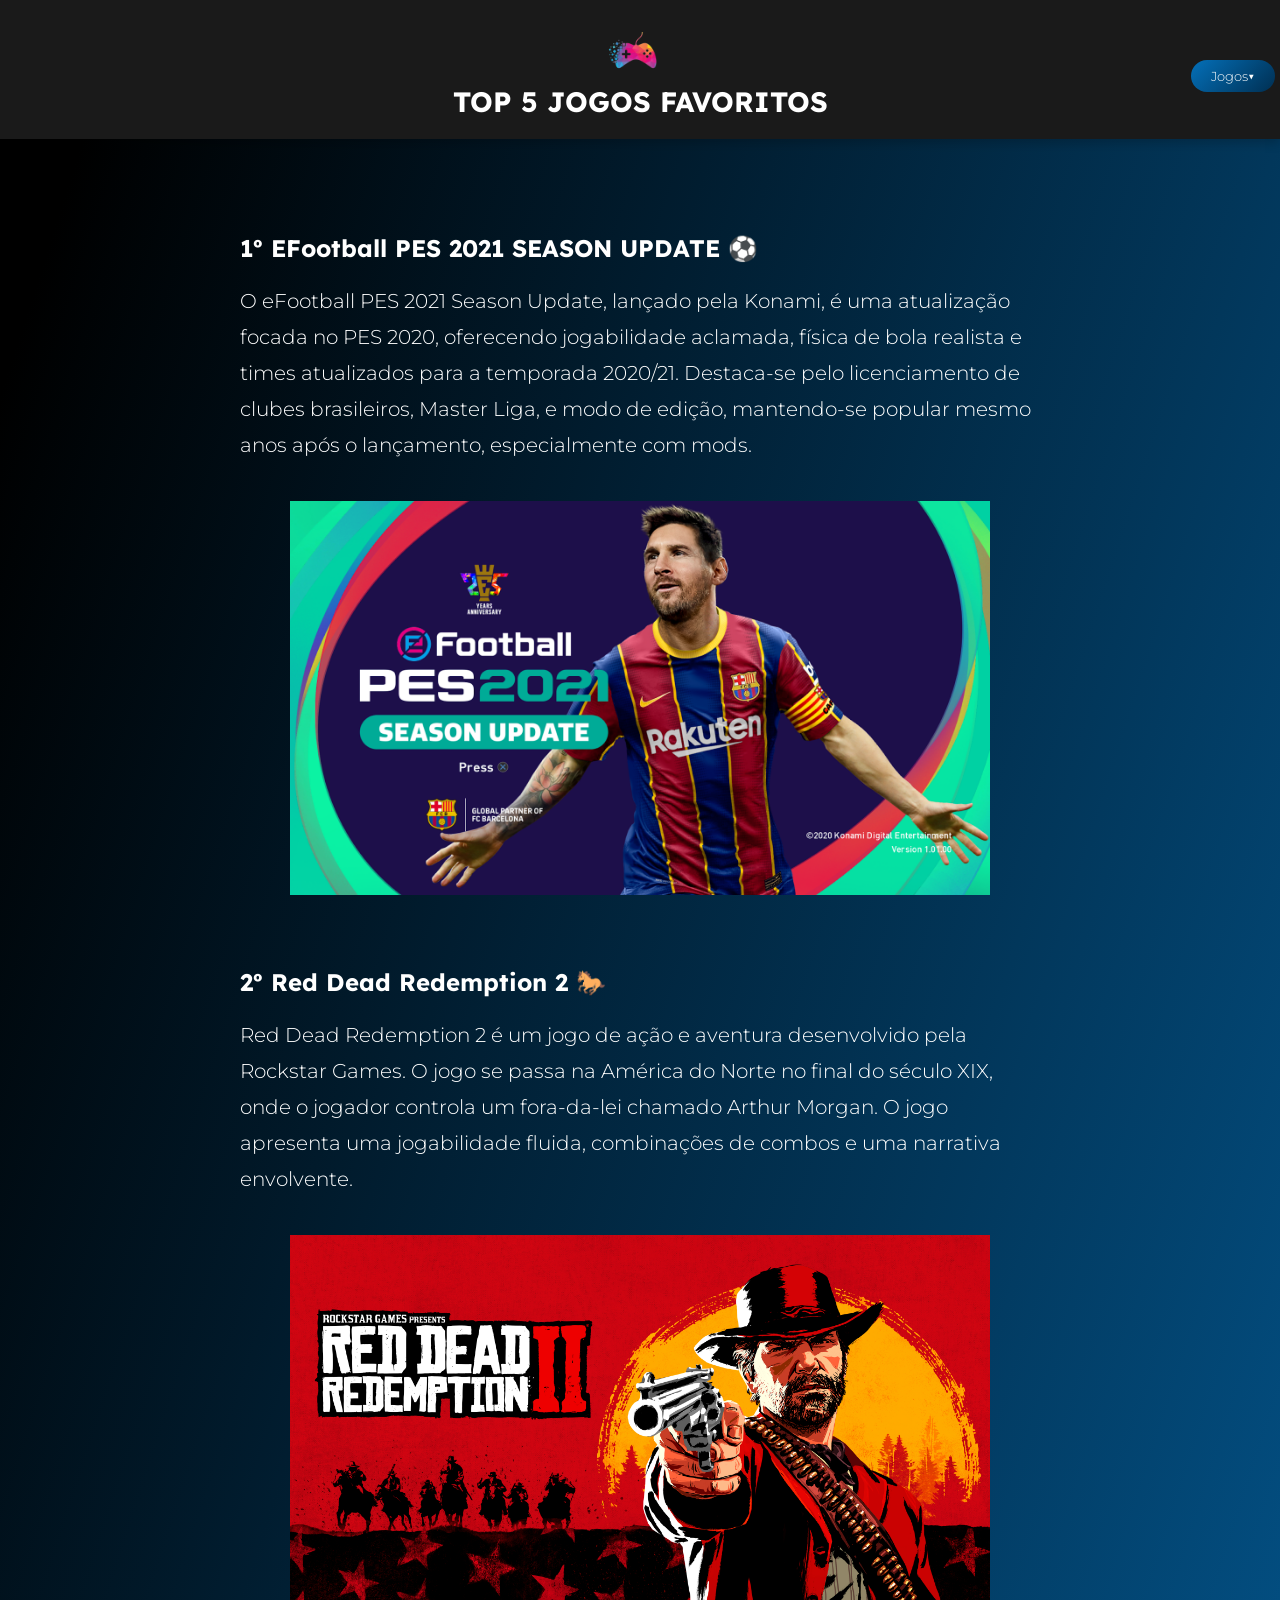
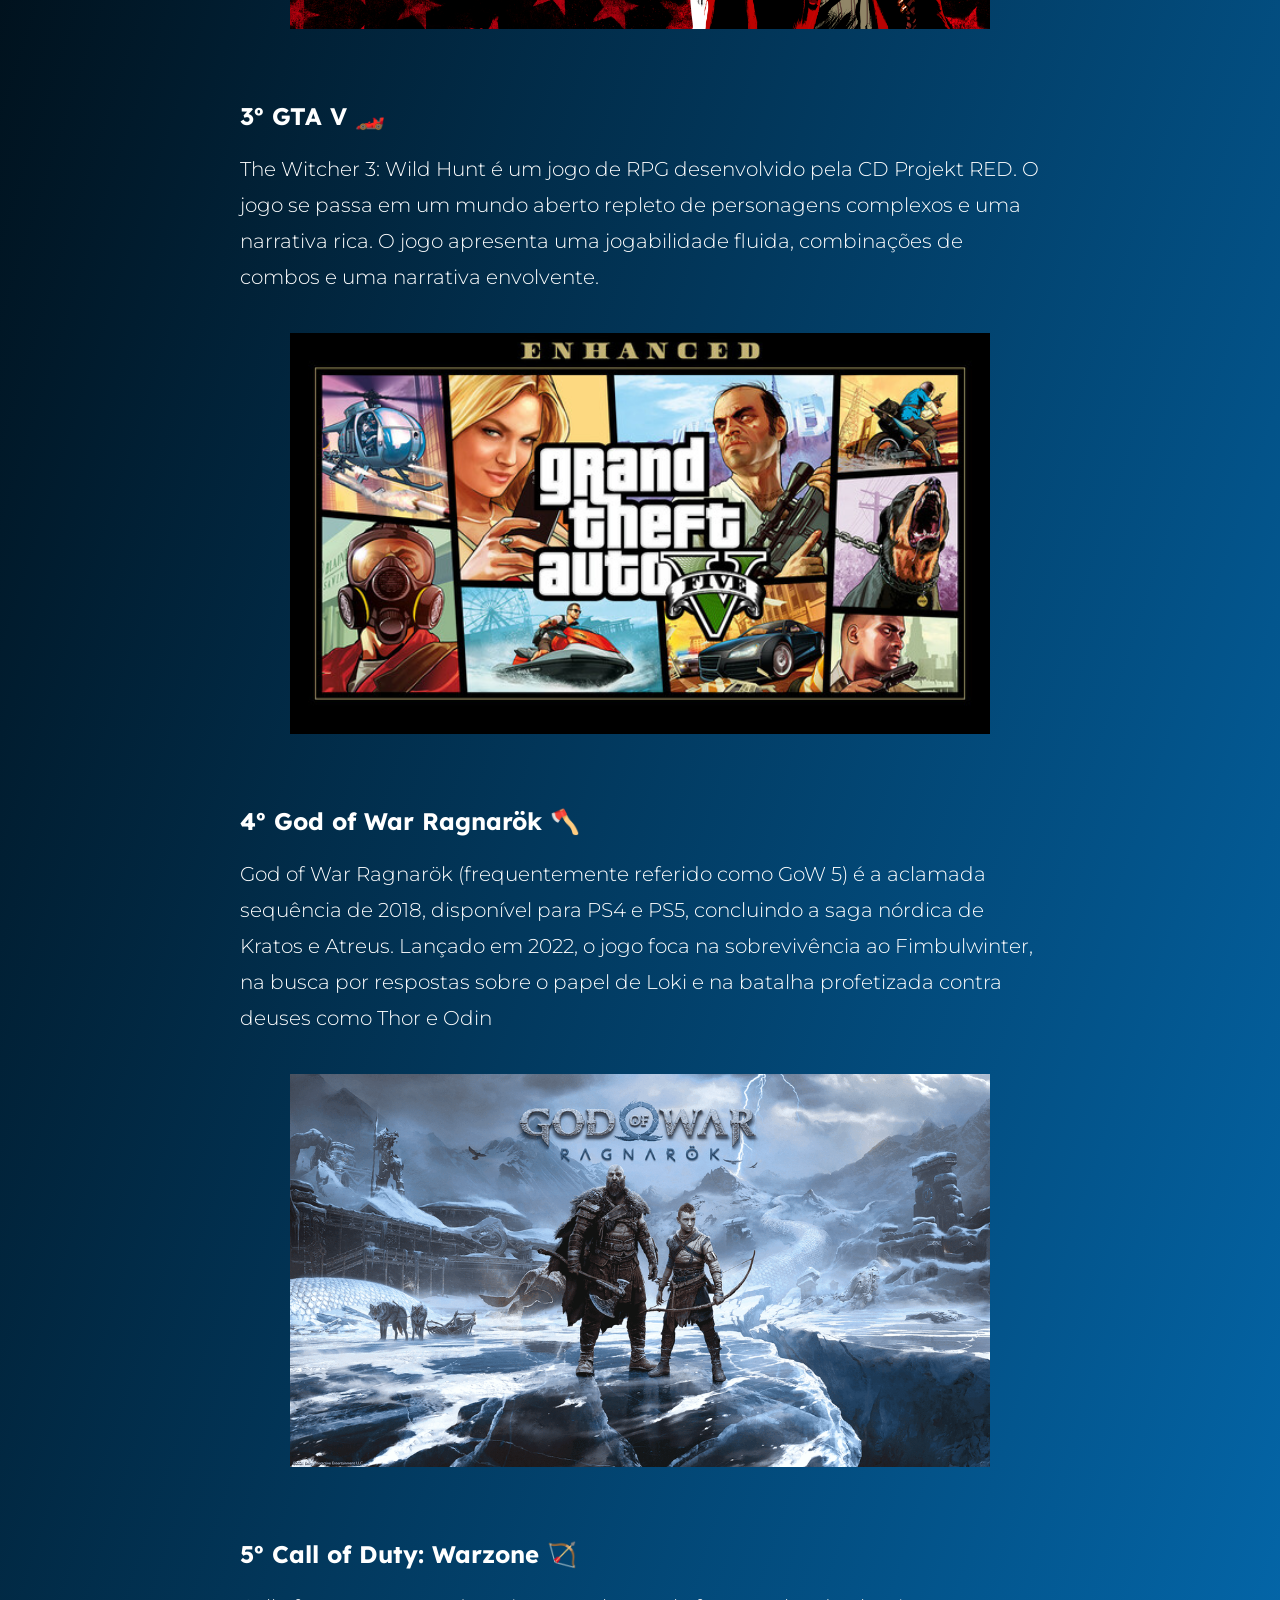
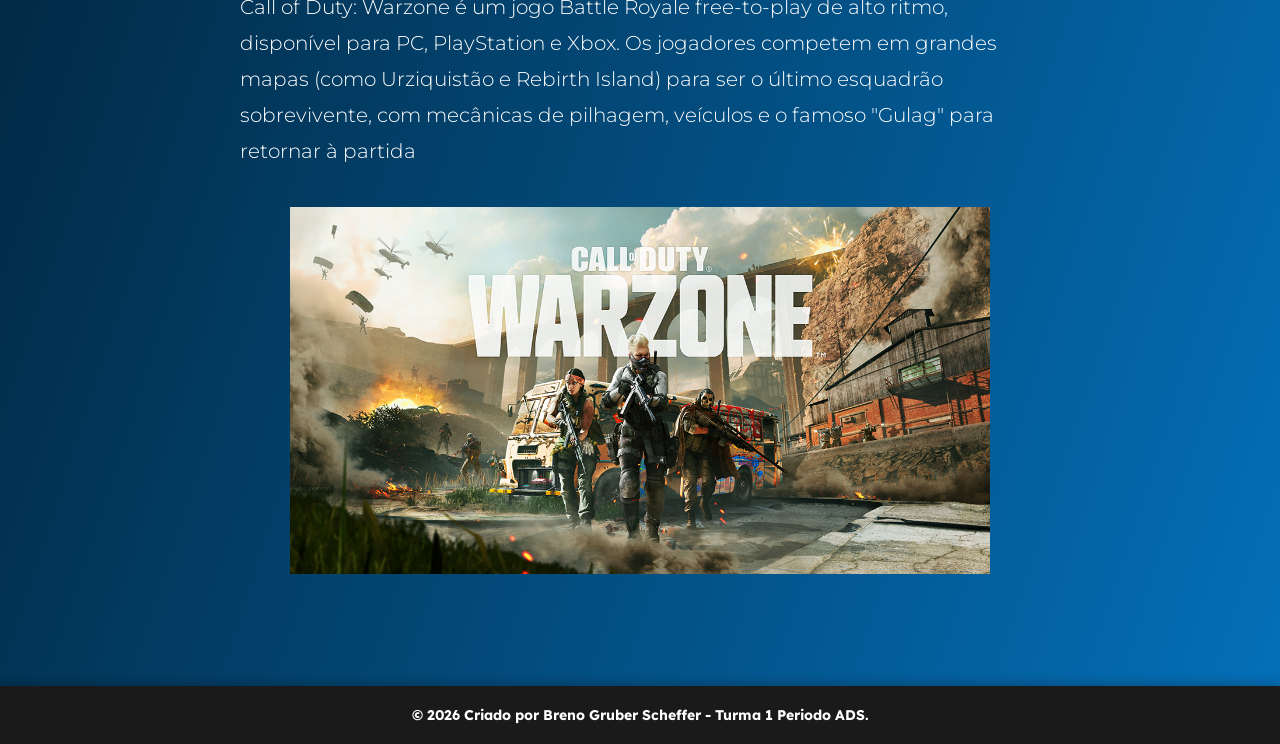
<file: index.html>
<!DOCTYPE html>
<html lang="en">
<head>
    <meta charset="UTF-8">
    <meta name="viewport" content="width=device-width, initial-scale=1.0">
    <title>Top 5 Jogos Favoritos</title>
    <link rel="icon" href="/imagem/logo.png" type="image/png">
    <link rel="stylesheet" href="style.css" type="text/css">
    <link href="https://fonts.googleapis.com/css2?family=Lexend:wght@400;700&family=Montserrat:wght@300;400;700&display=swap" rel="stylesheet">

    <style>
        /* Efeito de rolagem suave para os links do menu */
        html {
            scroll-behavior: smooth;
        }
    </style>
</head>
<body>

    <div class="top5">

    <div class="navbar">

        <div class="logo-site">
            <img id="logo" src="/imagem/logo.png" alt="Logo">
            <h1> TOP 5 JOGOS FAVORITOS  </h1>
        </div>
        <div class="profile-dropdown">
        <button id="btn-perfil">Jogos <span class="seta">▼</span></button>
        <div class="profile-menu hidden">
            <a href="https://www.konami.com/wepes/mobile/c/information/2021/pt-br/">
                <button>PES 2021</button>
            </a>
            <a href="https://www.rockstargames.com/reddeadredemption2">
                <button>Red Dead Redemption 2</button>
            </a>
            <a href="https://www.rockstargames.com/gtav">
                <button>GTA V</button>
            </a>
            <a href="">
                <button>God of War Ragnarök</button>
            </a>
            <a href="https://www.callofduty.com/br/pt/warzone">
                <button>Call of Duty: Warzone</button>
            </a>

        </div>
        </div>

        
        </div>

        <br><br><br>

    <div class="jogo_top1">
        <h2>1º EFootball PES 2021 SEASON UPDATE ⚽</h2>
        <p> O eFootball PES 2021 Season Update, lançado pela Konami, é uma atualização focada no PES 2020, 
            oferecendo jogabilidade aclamada, física de bola realista e times atualizados para a temporada 2020/21. 
            Destaca-se pelo licenciamento de clubes brasileiros, Master Liga, e modo de edição, mantendo-se popular mesmo anos após o lançamento, especialmente com mods. </p>
            <br>
            <img id="img1" src="/imagem/jogo 1.jpg" alt="Foto 1">
        <br>
        <br>
        <br>
        <br>
    </div>

    <div class="jogo_top2">
        <h2>2º Red Dead Redemption 2 🐎</h2>
        <p> Red Dead Redemption 2 é um jogo de ação e aventura desenvolvido pela Rockstar Games. 
            O jogo se passa na América do Norte no final do século XIX, onde o jogador controla um fora-da-lei chamado Arthur Morgan. 
            O jogo apresenta uma jogabilidade fluida, combinações de combos e uma narrativa envolvente.  </p> 
            <br>
            <img id="img2" src="/imagem/jogo 2.jpg" alt="Foto 2">
        <br>
        <br>
        <br>
        <br>
    </div>

<div class="jogo_top3">
        <h2>3º GTA V 🏎️</h2>
        <p> The Witcher 3: Wild Hunt é um jogo de RPG desenvolvido pela CD Projekt RED. 
            O jogo se passa em um mundo aberto repleto de personagens complexos e uma narrativa rica. 
            O jogo apresenta uma jogabilidade fluida, combinações de combos e uma narrativa envolvente.  </p>
            <br>
            <img id="img3" src="/imagem/jogo 3.jpg" alt="Foto 3">
        <br>
        <br>
        <br>
        <br>
    </div>

<div class="jogo_top4">
        <h2>4º God of War Ragnarök 🪓</h2>
        <p> God of War Ragnarök (frequentemente referido como GoW 5) é a aclamada sequência de 2018, disponível para PS4 e PS5, 
            concluindo a saga nórdica de Kratos e Atreus. Lançado em 2022, o jogo foca na sobrevivência ao Fimbulwinter, 
            na busca por respostas sobre o papel de Loki e na batalha profetizada contra deuses como Thor e Odin  </p>
            <br>
            <img id="img4" src="/imagem/jogo 4.jpg" alt="Foto 4">
        <br>
        <br>
        <br>
        <br>
    </div>

    <div class="jogo_top5">
        <h2>5º Call of Duty: Warzone 🏹</h2>
        <p> Call of Duty: Warzone é um jogo Battle Royale free-to-play de alto ritmo, disponível para PC, PlayStation e Xbox. 
            Os jogadores competem em grandes mapas (como Urziquistão e Rebirth Island) para ser o último esquadrão sobrevivente, 
            com mecânicas de pilhagem, veículos e o famoso "Gulag" para retornar à partida  </p>
            <br>
            <img id="img5" src="/imagem/jogo 5.jpg" alt="Foto 5">
        <br>
        <br>
        <br>
        <br>
    </div>
</div>
    
<div class="rodape">
    <h3>© 2026 Criado por Breno Gruber Scheffer - Turma 1 Periodo ADS.</h3>
 <script src="script.js"></script>
</body>

</html>
</file>
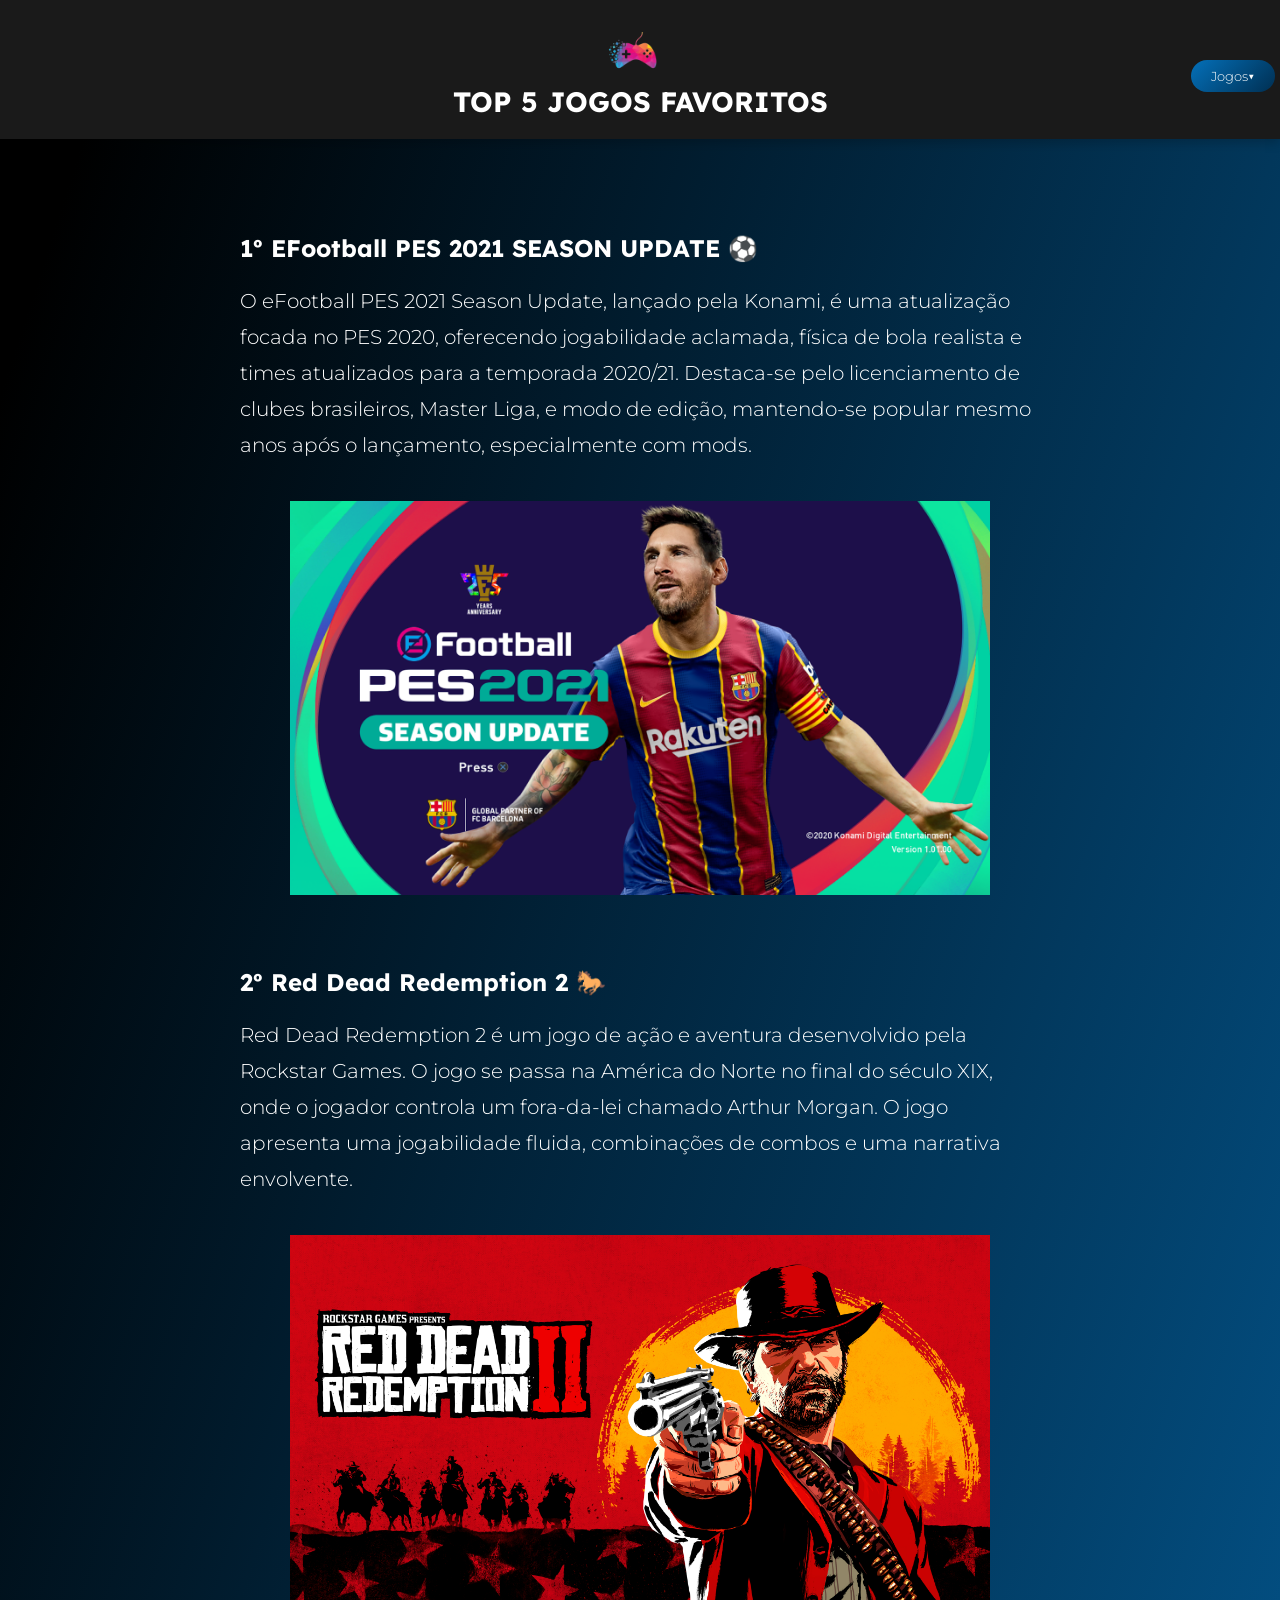
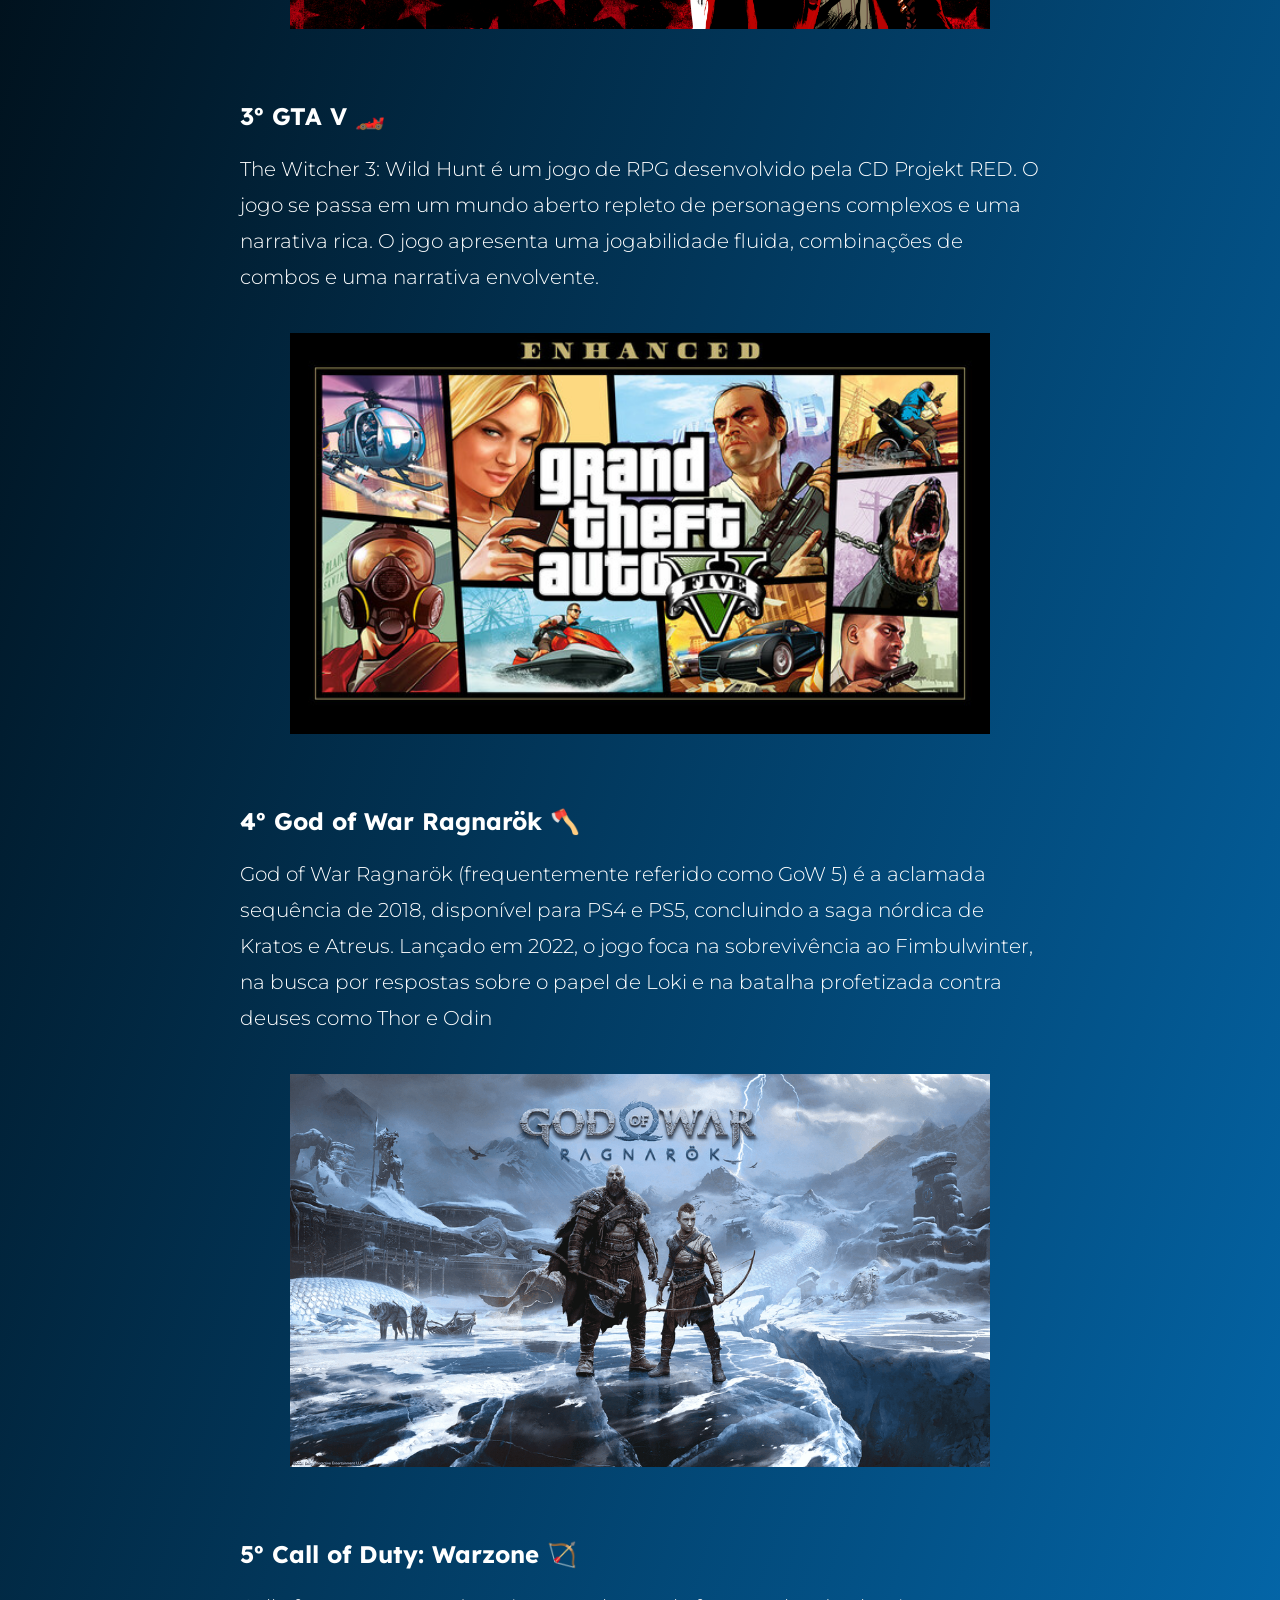
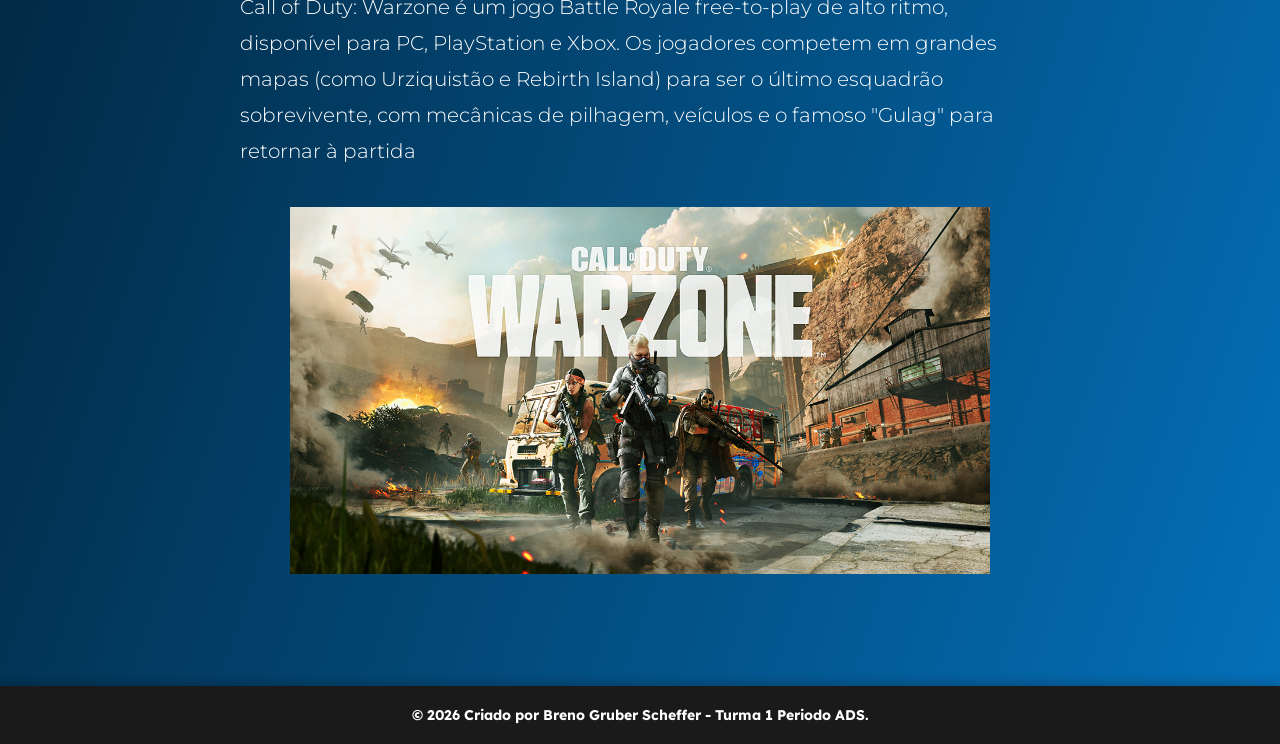
<file: Pagina/pagina.html>
<!DOCTYPE html>
<html lang="en">
<head>
    <meta charset="UTF-8">
    <meta name="viewport" content="width=device-width, initial-scale=1.0">
    <title>Top 5 Jogos Favoritos</title>
    <link rel="icon" href="/imagem/logo.png" type="image/png">
    <link rel="stylesheet" href="style.css" type="text/css">
    <link href="https://fonts.googleapis.com/css2?family=Lexend:wght@400;700&family=Montserrat:wght@300;400;700&display=swap" rel="stylesheet">

    <style>
        /* Efeito de rolagem suave para os links do menu */
        html {
            scroll-behavior: smooth;
        }
    </style>
</head>
<body>

    <div class="top5">

    <div class="navbar">

        <div class="logo-site">
            <img id="logo" src="/imagem/logo.png" alt="Logo">
            <h1> TOP 5 JOGOS FAVORITOS  </h1>
        </div>
        <div class="profile-dropdown">
        <button id="btn-perfil">Jogos <span class="seta">▼</span></button>
        <div class="profile-menu hidden">
            <a href="https://www.konami.com/wepes/mobile/c/information/2021/pt-br/">
                <button>PES 2021</button>
            </a>
            <a href="https://www.rockstargames.com/reddeadredemption2">
                <button>Red Dead Redemption 2</button>
            </a>
            <a href="https://www.rockstargames.com/gtav">
                <button>GTA V</button>
            </a>
            <a href="">
                <button>God of War Ragnarök</button>
            </a>
            <a href="https://www.callofduty.com/br/pt/warzone">
                <button>Call of Duty: Warzone</button>
            </a>

        </div>
        </div>

        
        </div>

        <br><br><br>

    <div class="jogo_top1">
        <h2>1º EFootball PES 2021 SEASON UPDATE ⚽</h2>
        <p> O eFootball PES 2021 Season Update, lançado pela Konami, é uma atualização focada no PES 2020, 
            oferecendo jogabilidade aclamada, física de bola realista e times atualizados para a temporada 2020/21. 
            Destaca-se pelo licenciamento de clubes brasileiros, Master Liga, e modo de edição, mantendo-se popular mesmo anos após o lançamento, especialmente com mods. </p>
            <br>
            <img id="img1" src="/imagem/jogo 1.jpg" alt="Foto 1">
        <br>
        <br>
        <br>
        <br>
    </div>

    <div class="jogo_top2">
        <h2>2º Red Dead Redemption 2 🐎</h2>
        <p> Red Dead Redemption 2 é um jogo de ação e aventura desenvolvido pela Rockstar Games. 
            O jogo se passa na América do Norte no final do século XIX, onde o jogador controla um fora-da-lei chamado Arthur Morgan. 
            O jogo apresenta uma jogabilidade fluida, combinações de combos e uma narrativa envolvente.  </p> 
            <br>
            <img id="img2" src="/imagem/jogo 2.jpg" alt="Foto 2">
        <br>
        <br>
        <br>
        <br>
    </div>

<div class="jogo_top3">
        <h2>3º GTA V 🏎️</h2>
        <p> The Witcher 3: Wild Hunt é um jogo de RPG desenvolvido pela CD Projekt RED. 
            O jogo se passa em um mundo aberto repleto de personagens complexos e uma narrativa rica. 
            O jogo apresenta uma jogabilidade fluida, combinações de combos e uma narrativa envolvente.  </p>
            <br>
            <img id="img3" src="/imagem/jogo 3.jpg" alt="Foto 3">
        <br>
        <br>
        <br>
        <br>
    </div>

<div class="jogo_top4">
        <h2>4º God of War Ragnarök 🪓</h2>
        <p> God of War Ragnarök (frequentemente referido como GoW 5) é a aclamada sequência de 2018, disponível para PS4 e PS5, 
            concluindo a saga nórdica de Kratos e Atreus. Lançado em 2022, o jogo foca na sobrevivência ao Fimbulwinter, 
            na busca por respostas sobre o papel de Loki e na batalha profetizada contra deuses como Thor e Odin  </p>
            <br>
            <img id="img4" src="/imagem/jogo 4.jpg" alt="Foto 4">
        <br>
        <br>
        <br>
        <br>
    </div>

    <div class="jogo_top5">
        <h2>5º Call of Duty: Warzone 🏹</h2>
        <p> Call of Duty: Warzone é um jogo Battle Royale free-to-play de alto ritmo, disponível para PC, PlayStation e Xbox. 
            Os jogadores competem em grandes mapas (como Urziquistão e Rebirth Island) para ser o último esquadrão sobrevivente, 
            com mecânicas de pilhagem, veículos e o famoso "Gulag" para retornar à partida  </p>
            <br>
            <img id="img5" src="/imagem/jogo 5.jpg" alt="Foto 5">
        <br>
        <br>
        <br>
        <br>
    </div>
</div>
    
<div class="rodape">
    <h3>© 2026 Criado por Breno Gruber Scheffer - Turma 1 Periodo ADS.</h3>
 <script src="script.js"></script>
</body>

</html>
</file>
<file: style.css>
* {
    margin: 0;
    padding: 0;
    box-sizing: border-box;
}
body {

    background: linear-gradient(to bottom right, #000000 5%, #0470b9);

}

.navbar {
    width: 100%;
    background: #1a1a1a;
    color: white;
    padding: 20px 0;
    text-align: center;
    box-shadow: 0 4px 10px rgba(0,0,0,0.2);
    margin-bottom: 40px;
    margin-top: 0px;
    border-radius: 0px; 
   
    
   
}


.top5 {
    display: flex;
    flex-direction: column;
    align-items: center;
    justify-content: center;
    margin-bottom: 24px;
    color: white;
    
}

#logo {
    width: 100px;
    height: auto;
    margin-right: 10px;
    margin-top: -20px;
   
}

p{
    max-width: 800px;  
    margin: 0 auto;    
    line-height: 1.8;  
    text-align: left;   
    font-size: 20px;   
    font-family: 'Montserrat', sans-serif;
    font-weight: 300;   
    font-style: normal; 
    display: block;
    margin-block-start: 1em;
    margin-block-end: 1em;
    margin-inline-start: 0px;
    margin-inline-end: 0px;
    unicode-bidi: isolate;
}

h1{
    font-family: 'Lexend',sans-serif;
    font-size: 28px;
    margin-top: -20px;
    justify-content: center;
    display: flex;
    
}

h2{
    font-family: 'Lexend',sans-serif;
}


#img1 {
    width: 700px;
    height: auto;
    display: block;    
    margin: 0 auto;    
}

#img2 {
    width: 700px;
    height: auto;
    display: block;    
    margin: 0 auto;    
}

#img3 {
    width: 700px;
    height: auto;
    display: block;    
    margin: 0 auto;    
}

#img4 {
    width: 700px;
    height: auto;
    display: block;    
    margin: 0 auto;    
}

#img5 {
    width: 700px;
    height: auto;
    display: block;    
    margin: 0 auto;    
}

#img1:hover {
    transform: scale(1.10); 
}
#img2:hover {
    transform: scale(1.10); 
}
#img3:hover {
    transform: scale(1.10); 
}
#img4:hover {
    transform: scale(1.10);
}
#img5:hover {
    transform: scale(1.10); 
}
.rodape {
    width: 100%;
    background: #1a1a1a;
    color: white;
    padding: 20px 0;
    text-align: center;
    box-shadow: 0 -4px 10px rgba(0,0,0,0.2);
    margin-top: 40px;
    border-radius: 0px; 
    font-family: 'Lexend',sans-serif;
    font-size: 12px;
}
.profile-dropdown {
    position: relative;
    display: inline-block;
    margin-left: auto; /* Isso empurra o botão para a direita */
   position: absolute;
   right: 5px;
   top: 60px;
}

.seta {
    font-size: 0.7rem;
    transition: transform 0.3s; /* Para a seta girar suavemente */
}

/* Quando o menu estiver aberto, a seta gira */
.seta.aberta {
    transform: rotate(180deg);
}
 

.profile-menu {
    
    position: absolute;
    top: 100%;
    right: 0; 
    background: white;
    color: #333; /* ALTERADO: Cor escura para aparecer no fundo branco */
    border-radius: 5px;
    box-shadow: 0 4px 15px rgba(0, 0, 0, 0.3);
    display: flex;
    flex-direction: column;
    min-width: 180px; /* Largura mínima para os nomes dos jogos */
    z-index: 1000;   /* Garante que fique na frente das fotos */
}
   


.profile-menu button {
    padding: 12px 15px;
    border: none;
    background: none;
    text-align: left;
    cursor: pointer;
    color: #333; /* Texto escuro */
    font-family: 'Montserrat', sans-serif;
    width: 100%;
}
.profile-menu button:hover {
    background: rgba(0,0,0,0.1);
}

.hidden {
    display: none;
}

#btn-perfil {
    background: #1a1a1a;
    color: white;
    border: none;
    padding: 8px 20px;
    cursor: pointer;
    font-family: 'Montserrat', sans-serif;
    display: flex;
    align-items: center;
    border-radius: 30px;
    font-weight: 300;
    background: linear-gradient(135deg, #0470b9 0%, #002f52 100%);


}
</file>
<file: Pagina/style.css>
* {
    margin: 0;
    padding: 0;
    box-sizing: border-box;
}
body {

    background: linear-gradient(to bottom right, #000000 5%, #0470b9);

}

.navbar {
    width: 100%;
    background: #1a1a1a;
    color: white;
    padding: 20px 0;
    text-align: center;
    box-shadow: 0 4px 10px rgba(0,0,0,0.2);
    margin-bottom: 40px;
    margin-top: 0px;
    border-radius: 0px; 
   
    
   
}


.top5 {
    display: flex;
    flex-direction: column;
    align-items: center;
    justify-content: center;
    margin-bottom: 24px;
    color: white;
    
}

#logo {
    width: 100px;
    height: auto;
    margin-right: 10px;
    margin-top: -20px;
   
}

p{
    max-width: 800px;  
    margin: 0 auto;    
    line-height: 1.8;  
    text-align: left;   
    font-size: 20px;   
    font-family: 'Montserrat', sans-serif;
    font-weight: 300;   
    font-style: normal; 
    display: block;
    margin-block-start: 1em;
    margin-block-end: 1em;
    margin-inline-start: 0px;
    margin-inline-end: 0px;
    unicode-bidi: isolate;
}

h1{
    font-family: 'Lexend',sans-serif;
    font-size: 28px;
    margin-top: -20px;
    justify-content: center;
    display: flex;
    
}

h2{
    font-family: 'Lexend',sans-serif;
}


#img1 {
    width: 700px;
    height: auto;
    display: block;    
    margin: 0 auto;    
}

#img2 {
    width: 700px;
    height: auto;
    display: block;    
    margin: 0 auto;    
}

#img3 {
    width: 700px;
    height: auto;
    display: block;    
    margin: 0 auto;    
}

#img4 {
    width: 700px;
    height: auto;
    display: block;    
    margin: 0 auto;    
}

#img5 {
    width: 700px;
    height: auto;
    display: block;    
    margin: 0 auto;    
}

#img1:hover {
    transform: scale(1.10); 
}
#img2:hover {
    transform: scale(1.10); 
}
#img3:hover {
    transform: scale(1.10); 
}
#img4:hover {
    transform: scale(1.10);
}
#img5:hover {
    transform: scale(1.10); 
}
.rodape {
    width: 100%;
    background: #1a1a1a;
    color: white;
    padding: 20px 0;
    text-align: center;
    box-shadow: 0 -4px 10px rgba(0,0,0,0.2);
    margin-top: 40px;
    border-radius: 0px; 
    font-family: 'Lexend',sans-serif;
    font-size: 12px;
}
.profile-dropdown {
    position: relative;
    display: inline-block;
    margin-left: auto; /* Isso empurra o botão para a direita */
   position: absolute;
   right: 5px;
   top: 60px;
}

.seta {
    font-size: 0.7rem;
    transition: transform 0.3s; /* Para a seta girar suavemente */
}

/* Quando o menu estiver aberto, a seta gira */
.seta.aberta {
    transform: rotate(180deg);
}
 

.profile-menu {
    
    position: absolute;
    top: 100%;
    right: 0; 
    background: white;
    color: #333; /* ALTERADO: Cor escura para aparecer no fundo branco */
    border-radius: 5px;
    box-shadow: 0 4px 15px rgba(0, 0, 0, 0.3);
    display: flex;
    flex-direction: column;
    min-width: 180px; /* Largura mínima para os nomes dos jogos */
    z-index: 1000;   /* Garante que fique na frente das fotos */
}
   


.profile-menu button {
    padding: 12px 15px;
    border: none;
    background: none;
    text-align: left;
    cursor: pointer;
    color: #333; /* Texto escuro */
    font-family: 'Montserrat', sans-serif;
    width: 100%;
}
.profile-menu button:hover {
    background: rgba(0,0,0,0.1);
}

.hidden {
    display: none;
}

#btn-perfil {
    background: #1a1a1a;
    color: white;
    border: none;
    padding: 8px 20px;
    cursor: pointer;
    font-family: 'Montserrat', sans-serif;
    display: flex;
    align-items: center;
    border-radius: 30px;
    font-weight: 300;
    background: linear-gradient(135deg, #0470b9 0%, #002f52 100%);


}
</file>
